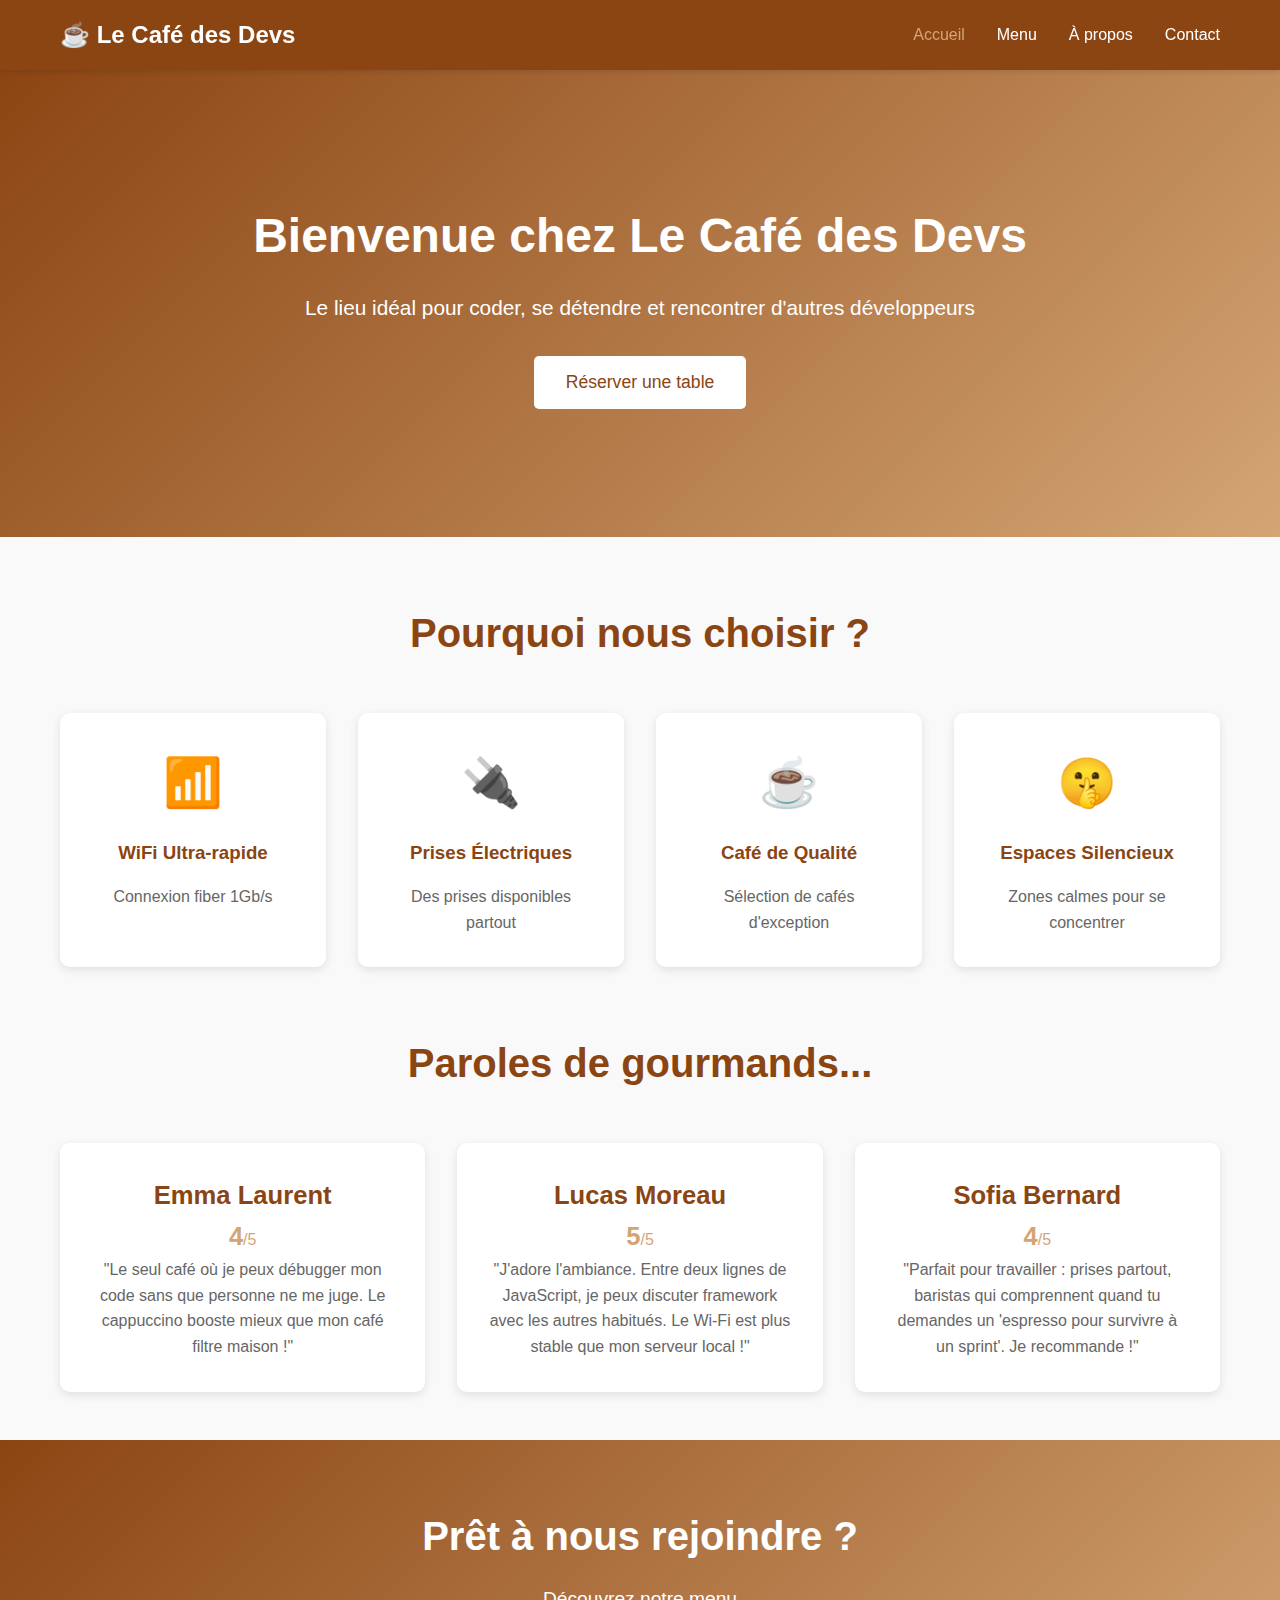
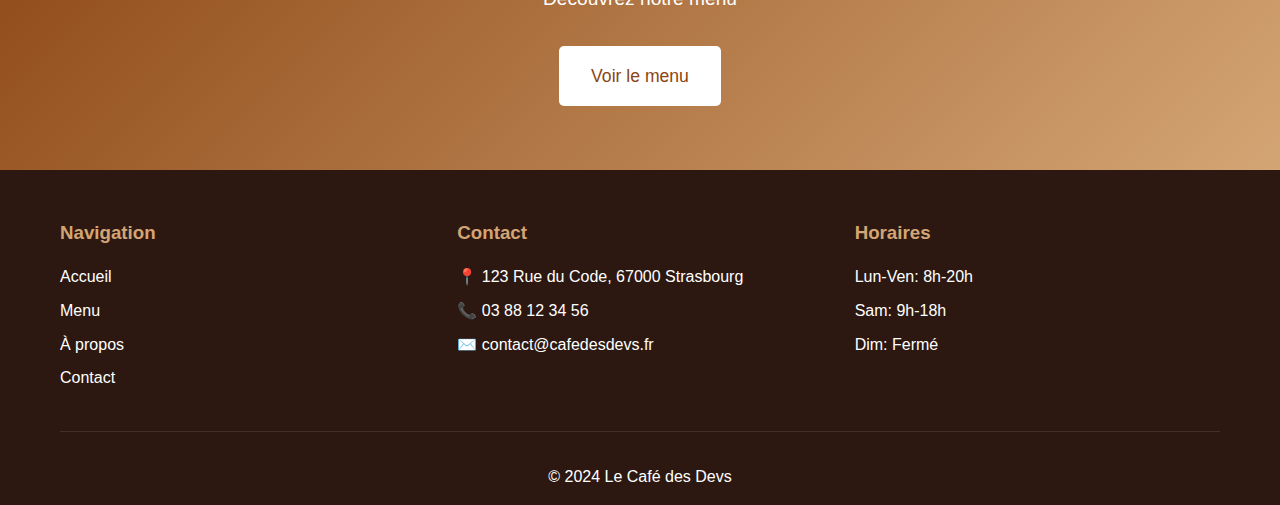
<file: index.html>
<!DOCTYPE html>
<html lang="fr">
<head>
    <meta charset="UTF-8">
    <meta name="viewport" content="width=device-width, initial-scale=1.0">
    <title>Le Café des Devs - Accueil</title>
    <link rel="stylesheet" href="styles.css">
</head>
<body>
<nav class="navbar">
    <div class="container">
        <div class="logo">☕ Le Café des Devs</div>
        <ul class="nav-links">
            <li><a href="index.html" class="active">Accueil</a></li>
            <li><a href="menu.html">Menu</a></li>
            <li><a href="about.html">À propos</a></li>
            <li><a href="contact.php">Contact</a></li>
        </ul>
    </div>
</nav>

<header class="hero">
    <div class="hero-content">
        <h1>Bienvenue chez Le Café des Devs</h1>
        <p>Le lieu idéal pour coder, se détendre et rencontrer d'autres développeurs</p>
        <!-- BUG HOTFIX #2: Bouton ne fonctionne pas - mauvais ID -->
        <button class="btn-primary" id="btn-reservation">Réserver une table</button>
    </div>
</header>

<section class="features-section">
    <div class="container">
        <h2>Pourquoi nous choisir ?</h2>
        <div class="features-grid">
            <div class="feature-card">
                <div class="feature-icon">📶</div>
                <h3>WiFi Ultra-rapide</h3>
                <p>Connexion fiber 1Gb/s</p>
            </div>
            <div class="feature-card">
                <div class="feature-icon">🔌</div>
                <h3>Prises Électriques</h3>
                <p>Des prises disponibles partout</p>
            </div>
            <div class="feature-card">
                <div class="feature-icon">☕</div>
                <h3>Café de Qualité</h3>
                <p>Sélection de cafés d'exception</p>
            </div>
            <div class="feature-card">
                <div class="feature-icon">🤫</div>
                <h3>Espaces Silencieux</h3>
                <p>Zones calmes pour se concentrer</p>
            </div>
        </div>
    </div>
</section>

<section class="testimonials-section">
    <div class="container">
        <h2>Paroles de gourmands...</h2>
        <div class="testimonials-grid">
            <div class="testimonial-item">
                <h3>Emma Laurent</h3>
                <p class="testimonial-mark"><span>4</span>/5</p>
                <p class="testimonial-content">Le seul café où je peux débugger mon code sans que personne ne me juge. Le cappuccino booste mieux que mon café filtre maison !</p>
            </div>
            <div class="testimonial-item">
                <h3>Lucas Moreau</h3>
                <p class="testimonial-mark"><span>5</span>/5</p>
                <p class="testimonial-content">J'adore l'ambiance. Entre deux lignes de JavaScript, je peux discuter framework avec les autres habitués. Le Wi-Fi est plus stable que mon serveur local !</p>
            </div>
            <div class="testimonial-item">
                <h3>Sofia Bernard</h3>
                <p class="testimonial-mark"><span>4</span>/5</p>
                <p class="testimonial-content">Parfait pour travailler : prises partout, baristas qui comprennent quand tu demandes un 'espresso pour survivre à un sprint'. Je recommande !</p>
            </div>
        </div>
    </div>
</section>

<section class="cta-section">
    <div class="container">
        <h2>Prêt à nous rejoindre ?</h2>
        <p>Découvrez notre menu</p>
        <a href="menu.html" class="btn-primary">Voir le menu</a>
    </div>
</section>

<footer class="footer">
    <div class="container">
        <div class="footer-content">
            <div class="footer-section">
                <h3>Navigation</h3>
                <ul>
                    <li><a href="index.html">Accueil</a></li>
                    <li><a href="menu.html">Menu</a></li>
                    <li><a href="about.html">À propos</a></li>
                    <li><a href="contact.html">Contact</a></li>
                </ul>
            </div>
            <div class="footer-section">
                <h3>Contact</h3>
                <p>📍 123 Rue du Code, 67000 Strasbourg</p>
                <p>📞 03 88 12 34 56</p>
                <p>✉️ contact@cafedesdevs.fr</p>
            </div>
            <div class="footer-section">
                <h3>Horaires</h3>
                <p>Lun-Ven: 8h-20h</p>
                <p>Sam: 9h-18h</p>
                <p>Dim: Fermé</p>
            </div>
        </div>
        <div class="footer-bottom">
            <p>&copy; 2024 Le Café des Devs</p>
        </div>
    </div>
</footer>

<script src="script.js"></script>
</body>
</html>
</file>
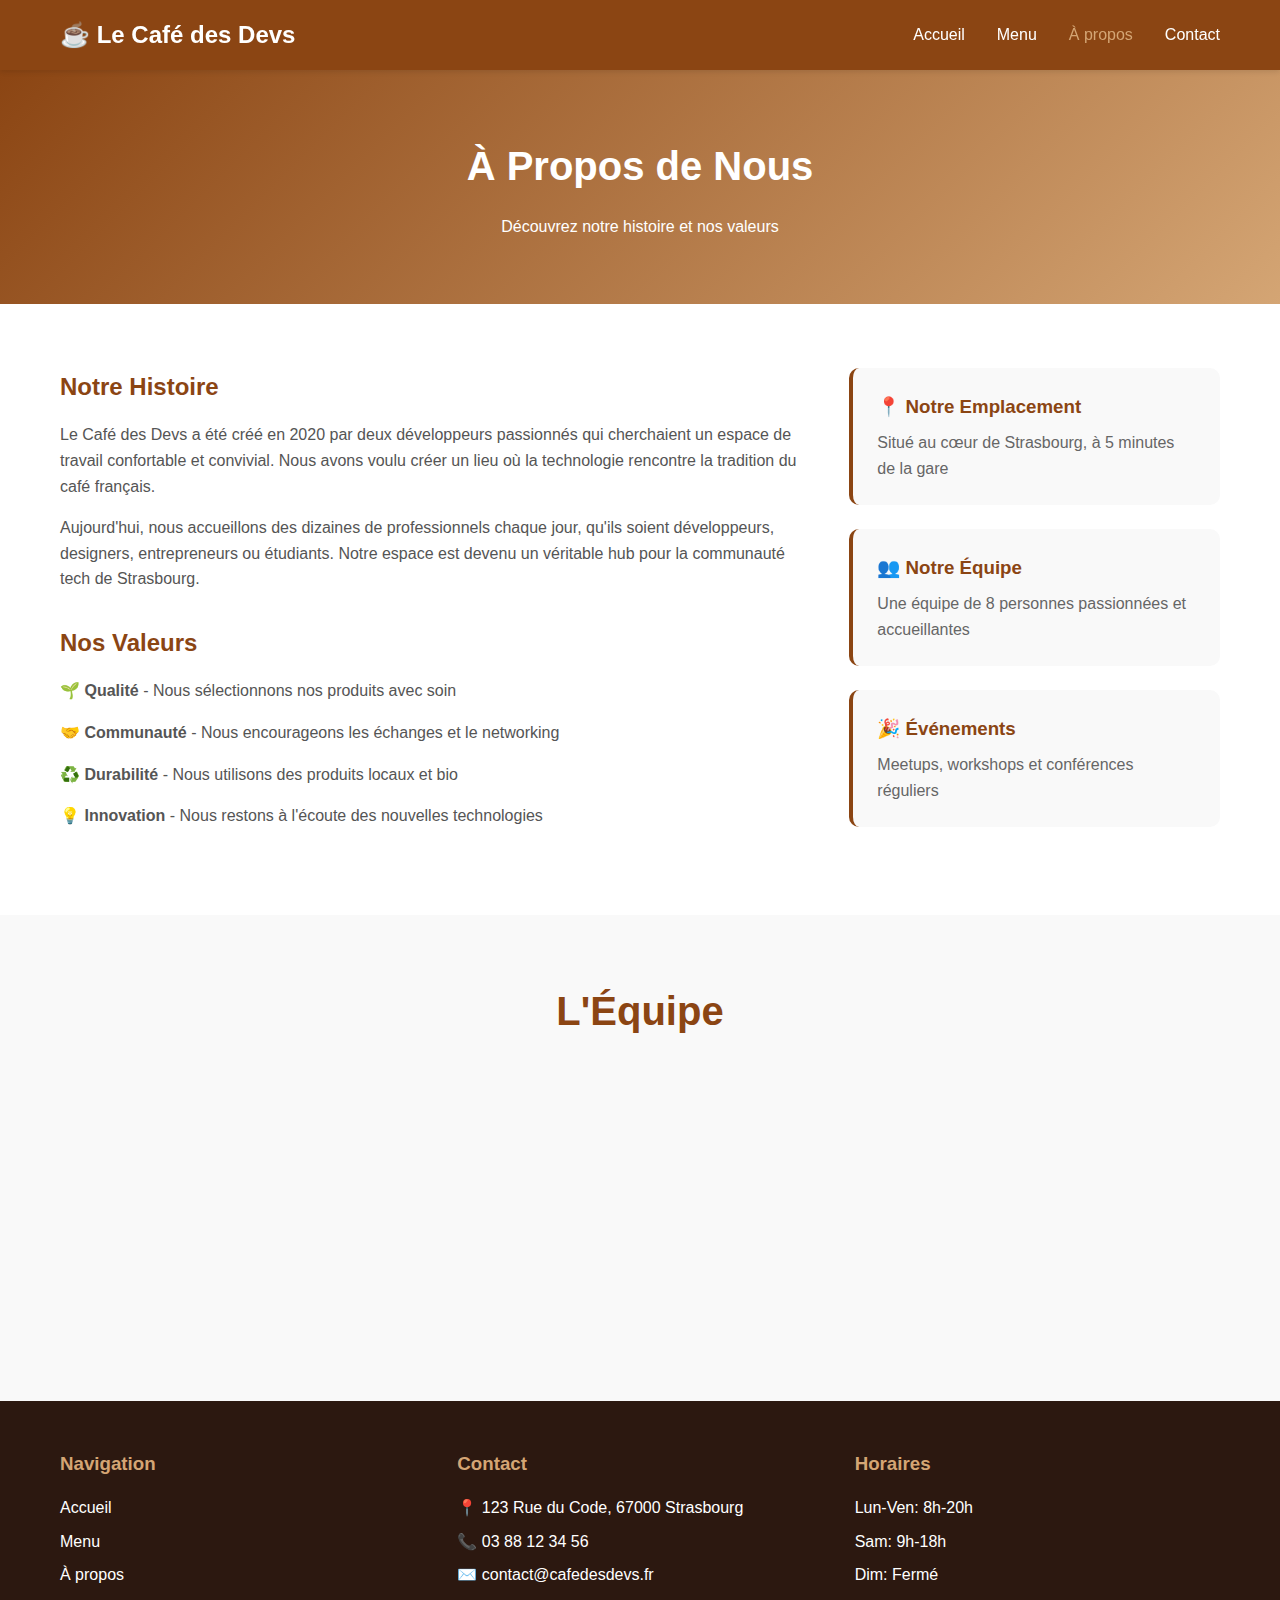
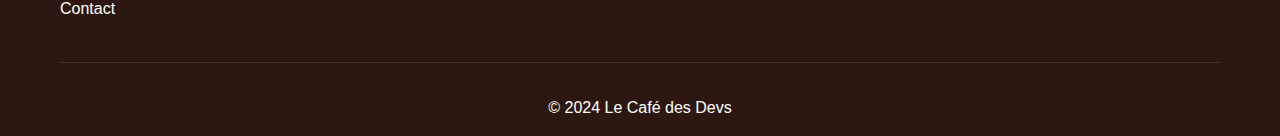
<file: about.html>
<!DOCTYPE html>
<html lang="fr">
<head>
    <meta charset="UTF-8">
    <meta name="viewport" content="width=device-width, initial-scale=1.0">
    <title>Le Café des Devs - À propos</title>
    <link rel="stylesheet" href="styles.css">
</head>
<body>
<nav class="navbar">
    <div class="container">
        <div class="logo">☕ Le Café des Devs</div>
        <ul class="nav-links">
            <li><a href="index.html">Accueil</a></li>
            <li><a href="menu.html">Menu</a></li>
            <li><a href="about.html" class="active">À propos</a></li>
            <li><a href="contact.html">Contact</a></li>
        </ul>
    </div>
</nav>

<div class="page-header">
    <div class="container">
        <h1>À Propos de Nous</h1>
        <p>Découvrez notre histoire et nos valeurs</p>
    </div>
</div>

<section class="about-section">
    <div class="container">
        <div class="about-content">
            <div class="about-text">
                <h2>Notre Histoire</h2>
                <p>Le Café des Devs a été créé en 2020 par deux développeurs passionnés qui cherchaient un espace de travail confortable et convivial. Nous avons voulu créer un lieu où la technologie rencontre la tradition du café français.</p>

                <p>Aujourd'hui, nous accueillons des dizaines de professionnels chaque jour, qu'ils soient développeurs, designers, entrepreneurs ou étudiants. Notre espace est devenu un véritable hub pour la communauté tech de Strasbourg.</p>

                <h2>Nos Valeurs</h2>
                <ul class="values-list">
                    <li>🌱 <strong>Qualité</strong> - Nous sélectionnons nos produits avec soin</li>
                    <li>🤝 <strong>Communauté</strong> - Nous encourageons les échanges et le networking</li>
                    <li>♻️ <strong>Durabilité</strong> - Nous utilisons des produits locaux et bio</li>
                    <li>💡 <strong>Innovation</strong> - Nous restons à l'écoute des nouvelles technologies</li>
                </ul>
            </div>

            <div class="about-sidebar">
                <div class="info-box">
                    <h3>📍 Notre Emplacement</h3>
                    <p>Situé au cœur de Strasbourg, à 5 minutes de la gare</p>
                </div>

                <div class="info-box">
                    <h3>👥 Notre Équipe</h3>
                    <p>Une équipe de 8 personnes passionnées et accueillantes</p>
                </div>

                <div class="info-box">
                    <h3>🎉 Événements</h3>
                    <p>Meetups, workshops et conférences réguliers</p>
                </div>
            </div>
        </div>
    </div>
</section>

<section class="team-section">
    <div class="container">
        <h2>L'Équipe</h2>
        <div class="team-grid">
            <div class="team-member">
                <div class="member-photo">👨‍💼</div>
                <h3>Pierre Martin</h3>
                <p class="member-role">Co-fondateur</p>
            </div>
            <div class="team-member">
                <div class="member-photo">👩‍💼</div>
                <h3>Sophie Dubois</h3>
                <p class="member-role">Co-fondatrice</p>
            </div>
            <div class="team-member">
                <div class="member-photo">👨‍🍳</div>
                <h3>Jean Lefebvre</h3>
                <p class="member-role">Chef Barista</p>
            </div>
            <div class="team-member">
                <div class="member-photo">👩‍💻</div>
                <h3>Marie Lambert</h3>
                <p class="member-role">Community Manager</p>
            </div>
        </div>
    </div>
</section>

<footer class="footer">
    <div class="container">
        <div class="footer-content">
            <div class="footer-section">
                <h3>Navigation</h3>
                <ul>
                    <li><a href="index.html">Accueil</a></li>
                    <li><a href="menu.html">Menu</a></li>
                    <li><a href="about.html">À propos</a></li>
                    <li><a href="contact.html">Contact</a></li>
                </ul>
            </div>
            <div class="footer-section">
                <h3>Contact</h3>
                <p>📍 123 Rue du Code, 67000 Strasbourg</p>
                <p>📞 03 88 12 34 56</p>
                <p>✉️ contact@cafedesdevs.fr</p>
            </div>
            <div class="footer-section">
                <h3>Horaires</h3>
                <p>Lun-Ven: 8h-20h</p>
                <p>Sam: 9h-18h</p>
                <p>Dim: Fermé</p>
            </div>
        </div>
        <div class="footer-bottom">
            <p>&copy; 2024 Le Café des Devs</p>
        </div>
    </div>
</footer>

<script src="script.js"></script>
</body>
</html>
</file>
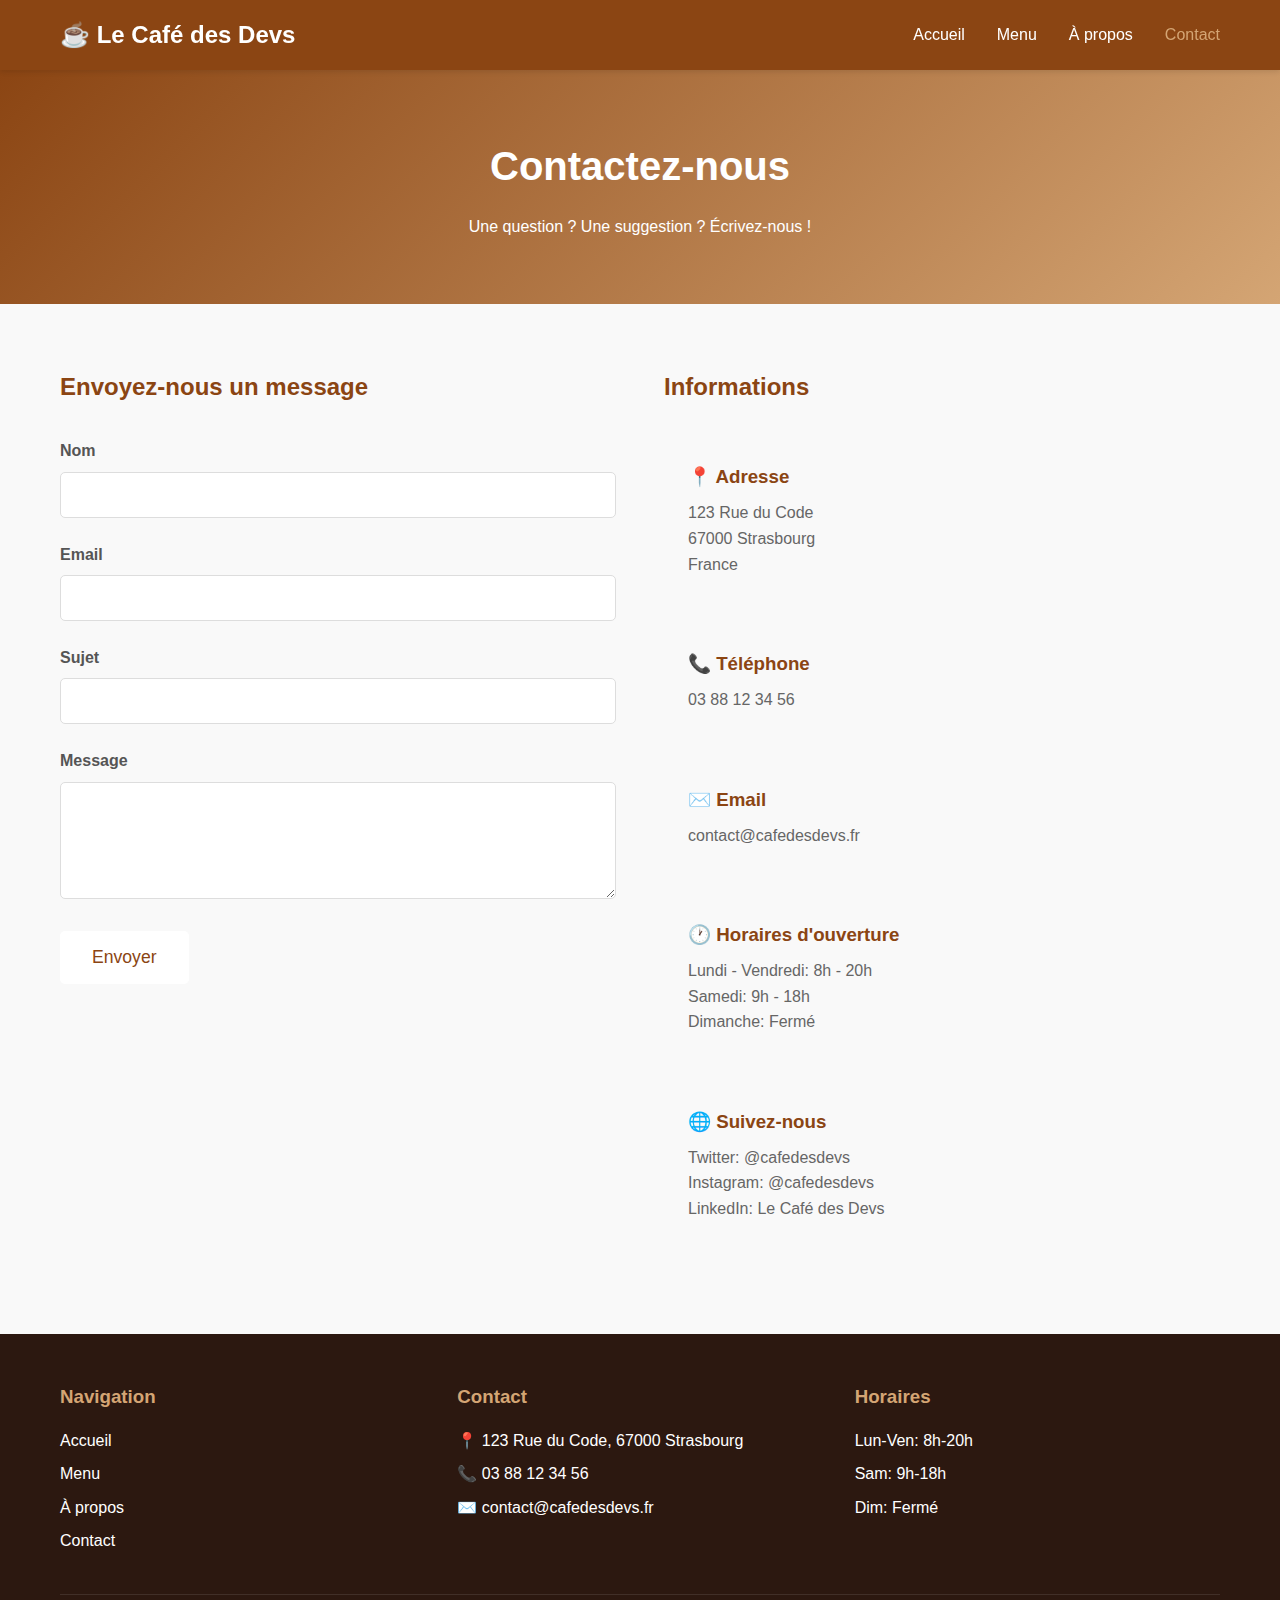
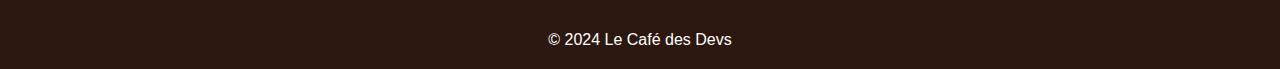
<file: contact.html>
<!DOCTYPE html>
<html lang="fr">
<head>
    <meta charset="UTF-8">
    <meta name="viewport" content="width=device-width, initial-scale=1.0">
    <title>Le Café des Devs - Contact</title>
    <link rel="stylesheet" href="styles.css">
</head>
<body>
<nav class="navbar">
    <div class="container">
        <div class="logo">☕ Le Café des Devs</div>
        <ul class="nav-links">
            <li><a href="index.html">Accueil</a></li>
            <li><a href="menu.html">Menu</a></li>
            <li><a href="about.html">À propos</a></li>
            <li><a href="contact.html" class="active">Contact</a></li>
        </ul>
    </div>
</nav>

<div class="page-header">
    <div class="container">
        <h1>Contactez-nous</h1>
        <p>Une question ? Une suggestion ? Écrivez-nous !</p>
    </div>
</div>

<section class="contact-section">
    <div class="container">
        <div class="contact-content">
            <div class="contact-form-wrapper">
                <h2>Envoyez-nous un message</h2>
                <!-- BUG HOTFIX #3: Formulaire ne se soumet pas - attribut manquant -->
                <form id="contact-form" class="contact-form">
                    <div class="form-group">
                        <label for="name">Nom</label>
                        <input type="text" id="name" name="name" required>
                    </div>

                    <div class="form-group">
                        <label for="email">Email</label>
                        <input type="email" id="email" name="email" required>
                    </div>

                    <div class="form-group">
                        <label for="subject">Sujet</label>
                        <input type="text" id="subject" name="subject" required>
                    </div>

                    <div class="form-group">
                        <label for="message">Message</label>
                        <textarea id="message" name="message" rows="5" required></textarea>
                    </div>

                    <button type="submit" class="btn-primary">Envoyer</button>
                </form>
            </div>

            <div class="contact-info">
                <h2>Informations</h2>

                <div class="info-card">
                    <h3>📍 Adresse</h3>
                    <p>123 Rue du Code<br>67000 Strasbourg<br>France</p>
                </div>

                <div class="info-card">
                    <h3>📞 Téléphone</h3>
                    <p>03 88 12 34 56</p>
                </div>

                <div class="info-card">
                    <h3>✉️ Email</h3>
                    <p>contact@cafedesdevs.fr</p>
                </div>

                <div class="info-card">
                    <h3>🕐 Horaires d'ouverture</h3>
                    <p>
                        Lundi - Vendredi: 8h - 20h<br>
                        Samedi: 9h - 18h<br>
                        Dimanche: Fermé
                    </p>
                </div>

                <div class="info-card">
                    <h3>🌐 Suivez-nous</h3>
                    <p>
                        Twitter: @cafedesdevs<br>
                        Instagram: @cafedesdevs<br>
                        LinkedIn: Le Café des Devs
                    </p>
                </div>
            </div>
        </div>
    </div>
</section>

<footer class="footer">
    <div class="container">
        <div class="footer-content">
            <div class="footer-section">
                <h3>Navigation</h3>
                <ul>
                    <li><a href="index.html">Accueil</a></li>
                    <li><a href="menu.html">Menu</a></li>
                    <li><a href="about.html">À propos</a></li>
                    <li><a href="contact.html">Contact</a></li>
                </ul>
            </div>
            <div class="footer-section">
                <h3>Contact</h3>
                <p>📍 123 Rue du Code, 67000 Strasbourg</p>
                <p>📞 03 88 12 34 56</p>
                <p>✉️ contact@cafedesdevs.fr</p>
            </div>
            <div class="footer-section">
                <h3>Horaires</h3>
                <p>Lun-Ven: 8h-20h</p>
                <p>Sam: 9h-18h</p>
                <p>Dim: Fermé</p>
            </div>
        </div>
        <div class="footer-bottom">
            <p>&copy; 2024 Le Café des Devs</p>
        </div>
    </div>
</footer>

<script src="script.js"></script>
</body>
</html>
</file>
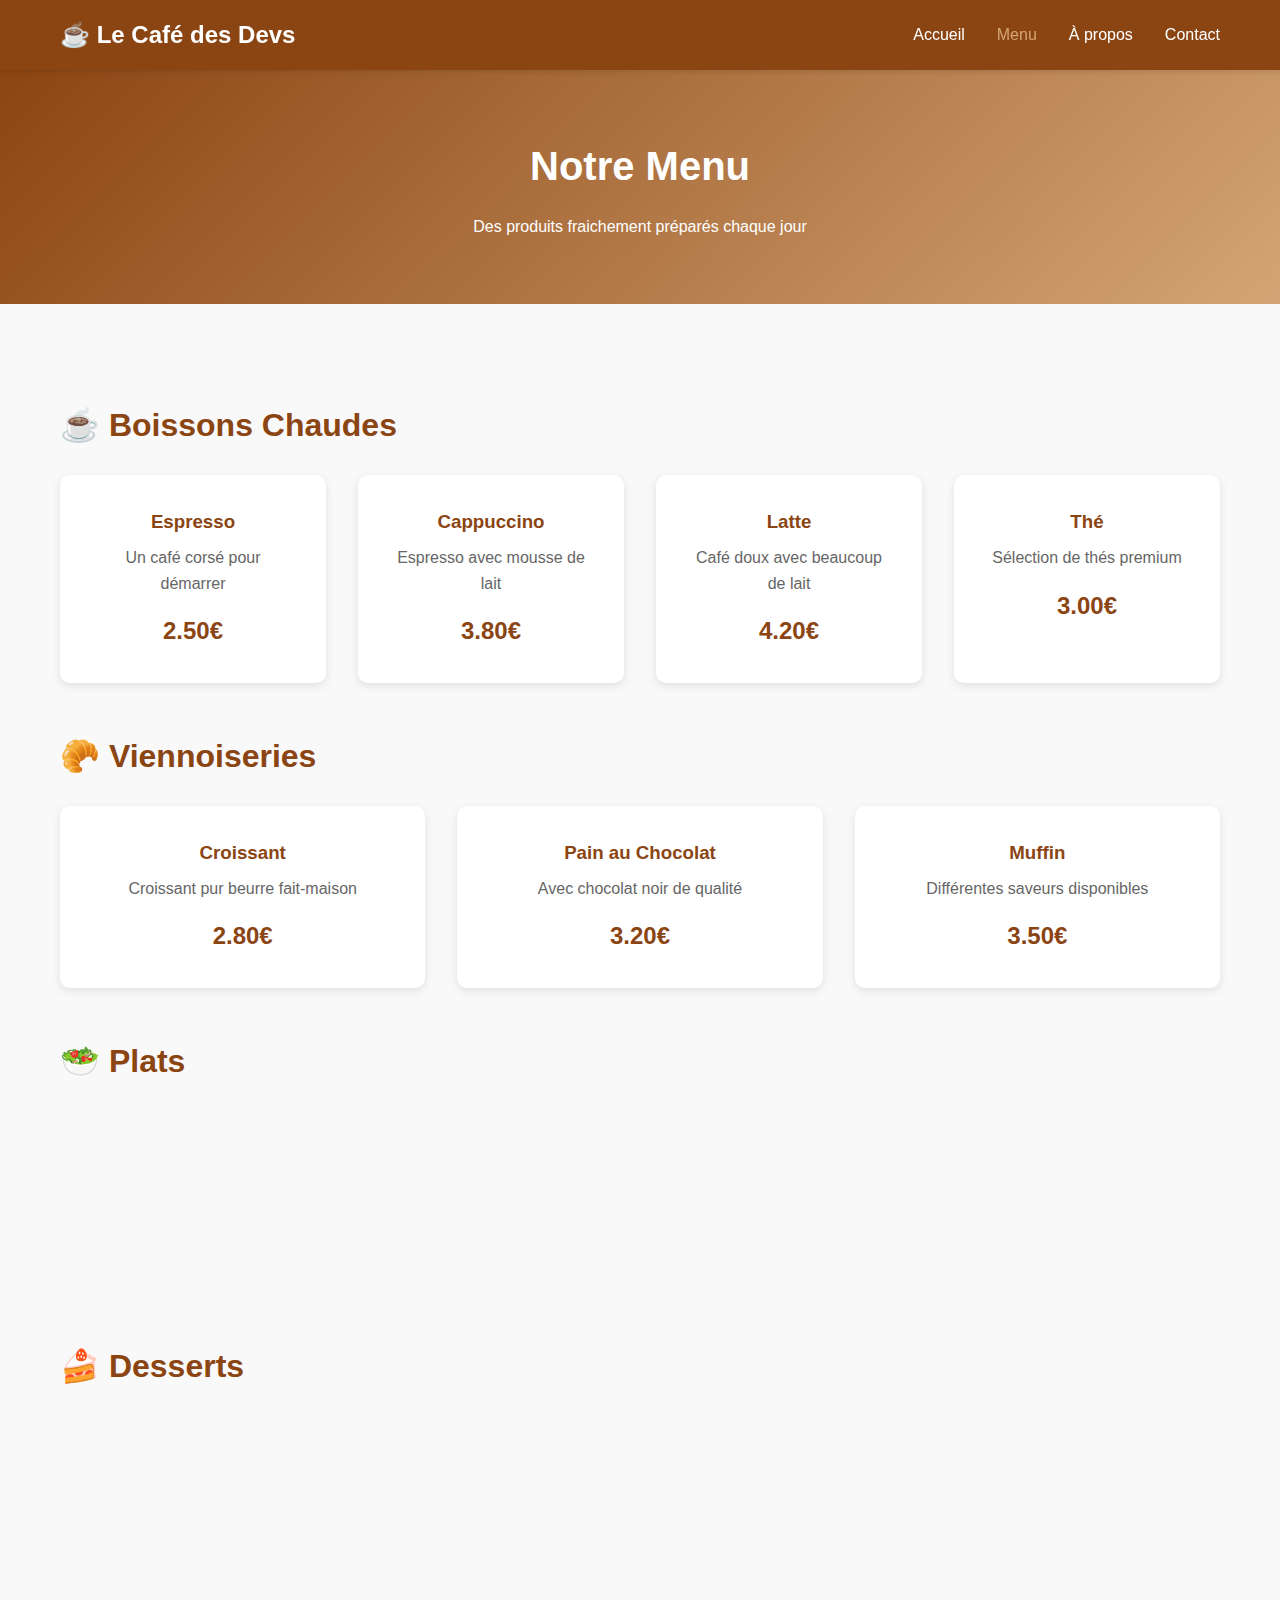
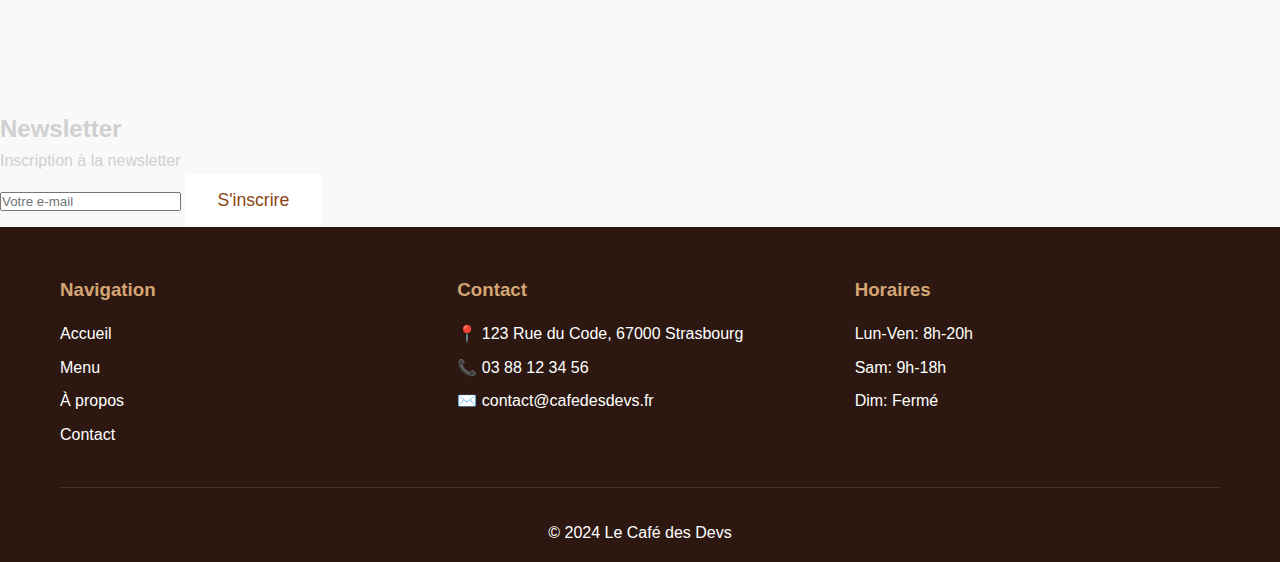
<file: menu.html>
<!DOCTYPE html>
<html lang="fr">
<head>
    <meta charset="UTF-8">
    <meta name="viewport" content="width=device-width, initial-scale=1.0">
    <title>Le Café des Devs - Menu</title>
    <link rel="stylesheet" href="styles.css">
</head>
<body>
<nav class="navbar">
    <div class="container">
        <div class="logo">☕ Le Café des Devs</div>
        <ul class="nav-links">
            <li><a href="index.html">Accueil</a></li>
            <li><a href="menu.html" class="active">Menu</a></li>
            <li><a href="about.html">À propos</a></li>
            <li><a href="contact.html">Contact</a></li>
        </ul>
    </div>
</nav>

<div class="page-header">
    <div class="container">
        <h1>Notre Menu</h1>
        <!-- BUG FIX #6: Faute "fraichement" -->
        <p>Des produits fraichement préparés chaque jour</p>
    </div>
</div>

<section class="menu-section">
    <div class="container">
        <h2>☕ Boissons Chaudes</h2>
        <div class="menu-grid">
            <div class="menu-card">
                <h3>Espresso</h3>
                <p>Un café corsé pour démarrer</p>
                <span class="price">2.50€</span>
            </div>
            <div class="menu-card">
                <h3>Cappuccino</h3>
                <p>Espresso avec mousse de lait</p>
                <span class="price">3.80€</span>
            </div>
            <div class="menu-card">
                <h3>Latte</h3>
                <p>Café doux avec beaucoup de lait</p>
                <span class="price">4.20€</span>
            </div>
            <div class="menu-card">
                <h3>Thé</h3>
                <p>Sélection de thés premium</p>
                <span class="price">3.00€</span>
            </div>
        </div>

        <h2>🥐 Viennoiseries</h2>
        <div class="menu-grid">
            <div class="menu-card">
                <h3>Croissant</h3>
                <!-- BUG FIX #6: Faute "fait-maison" avec tiret -->
                <p>Croissant pur beurre fait-maison</p>
                <span class="price">2.80€</span>
            </div>
            <div class="menu-card">
                <h3>Pain au Chocolat</h3>
                <p>Avec chocolat noir de qualité</p>
                <span class="price">3.20€</span>
            </div>
            <div class="menu-card">
                <h3>Muffin</h3>
                <p>Différentes saveurs disponibles</p>
                <span class="price">3.50€</span>
            </div>
        </div>

        <h2>🥗 Plats</h2>
        <div class="menu-grid">
            <div class="menu-card">
                <h3>Salade César</h3>
                <p>Poulet, parmesan, croûtons</p>
                <span class="price">9.90€</span>
            </div>
            <div class="menu-card">
                <h3>Sandwich Club</h3>
                <p>Poulet, bacon, tomate, salade</p>
                <span class="price">8.50€</span>
            </div>
            <div class="menu-card">
                <h3>Quiche Lorraine</h3>
                <p>Servie avec salade verte</p>
                <span class="price">7.90€</span>
            </div>
        </div>

        <!-- FEATURE #4: Section desserts -->

        <h2>🍰 Desserts</h2>
        <div class="menu-grid">
            <div class="menu-card">
                <h3>Eclair chocolat</h3>
                <p>Un dessert 100% cacao</p>
                <span class="price">4.90€</span>
            </div>
            <div class="menu-card">
                <h3>Crème brûlée</h3>
                <p>Vanille intense et caramel craquant</p>
                <span class="price">5.50€</span>
            </div>
            <div class="menu-card">
                <h3>Tartelette citron meringuée</h3>
                <p>Servie avec coulis de fruits rouges</p>
                <span class="price">5.90€</span>
            </div>
        </div>
    </div>
</section>

<!-- FEATURE #5: Section newsletter -->

<section class="newsletter-section">
    <h2>Newsletter</h2>
    <form action="submit">
        <label for="email">Inscription à la newsletter</label><br>
        <input 
            type="email" 
            id="email" 
            name="email" 
            placeholder="Votre e-mail" 
            required
            class="input-newsletter"
        >
        <button type="submit" class="btn-primary">S'inscrire</button>
    </form>
</section>

<footer class="footer">
    <div class="container">
        <div class="footer-content">
            <div class="footer-section">
                <h3>Navigation</h3>
                <ul>
                    <li><a href="index.html">Accueil</a></li>
                    <li><a href="menu.html">Menu</a></li>
                    <li><a href="about.html">À propos</a></li>
                    <li><a href="contact.html">Contact</a></li>
                </ul>
            </div>
            <div class="footer-section">
                <h3>Contact</h3>
                <p>📍 123 Rue du Code, 67000 Strasbourg</p>
                <p>📞 03 88 12 34 56</p>
                <p>✉️ contact@cafedesdevs.fr</p>
            </div>
            <div class="footer-section">
                <h3>Horaires</h3>
                <p>Lun-Ven: 8h-20h</p>
                <p>Sam: 9h-18h</p>
                <p>Dim: Fermé</p>
            </div>
        </div>
        <div class="footer-bottom">
            <p>&copy; 2024 Le Café des Devs</p>
        </div>
    </div>
</footer>

<script src="script.js"></script>
</body>
</html>
</file>
<file: styles.css>
/* Reset */
* {
    margin: 0;
    padding: 0;
    box-sizing: border-box;
}

:root {
    --primary-color: #8b4513;
    --secondary-color: #d4a574;
    /* BUG FIX #8: Mauvais contraste - texte trop clair */
    --text-color: #d0d0d0;
    --bg-color: #f9f9f9;
    --card-bg: #ffffff;
    --footer-bg: #2c1810;
}

body {
    font-family: 'Segoe UI', Tahoma, Geneva, Verdana, sans-serif;
    color: var(--text-color);
    line-height: 1.6;
    background-color: var(--bg-color);
}

.container {
    max-width: 1200px;
    margin: 0 auto;
    padding: 0 20px;
}

/* Navigation */
.navbar {
    background-color: var(--primary-color);
    padding: 1rem 0;
    position: sticky;
    top: 0;
    z-index: 100;
    box-shadow: 0 2px 5px rgba(0,0,0,0.1);
}

.navbar .container {
    display: flex;
    justify-content: space-between;
    align-items: center;
}

.logo {
    font-size: 1.5rem;
    font-weight: bold;
    color: white;
}

.nav-links {
    display: flex;
    list-style: none;
    gap: 2rem;
}

.nav-links a {
    color: white;
    text-decoration: none;
    transition: color 0.3s;
}

.nav-links a:hover,
.nav-links a.active {
    color: var(--secondary-color);
}

/* BUG FIX #7: Menu navigation pas responsive */

/* Hero */
.hero {
    background: linear-gradient(135deg, var(--primary-color), var(--secondary-color));
    color: white;
    padding: 8rem 2rem;
    text-align: center;
}

.hero-content h1 {
    font-size: 3rem;
    margin-bottom: 1rem;
}

.hero-content p {
    font-size: 1.3rem;
    margin-bottom: 2rem;
}

/* Page Header */
.page-header {
    background: linear-gradient(135deg, var(--primary-color), var(--secondary-color));
    color: white;
    padding: 4rem 2rem;
    text-align: center;
}

.page-header h1 {
    font-size: 2.5rem;
    margin-bottom: 1rem;
}

/* Buttons */
.btn-primary {
    background-color: white;
    color: var(--primary-color);
    border: none;
    padding: 1rem 2rem;
    font-size: 1.1rem;
    border-radius: 5px;
    cursor: pointer;
    text-decoration: none;
    display: inline-block;
    transition: transform 0.3s, box-shadow 0.3s;
}

.btn-primary:hover {
    transform: translateY(-2px);
    box-shadow: 0 5px 15px rgba(0,0,0,0.3);
}

/* Features Section */
.features-section {
    padding: 4rem 0;
}

.features-section h2 {
    text-align: center;
    font-size: 2.5rem;
    margin-bottom: 3rem;
    color: var(--primary-color);
}

.features-grid {
    display: grid;
    grid-template-columns: repeat(auto-fit, minmax(250px, 1fr));
    gap: 2rem;
}

.feature-card {
    background-color: var(--card-bg);
    padding: 2rem;
    border-radius: 10px;
    box-shadow: 0 3px 10px rgba(0,0,0,0.1);
    text-align: center;
    transition: transform 0.3s;
}

.feature-card:hover {
    transform: translateY(-5px);
}

.feature-icon {
    font-size: 3rem;
    margin-bottom: 1rem;
}

.feature-card h3 {
    color: var(--primary-color);
    margin-bottom: 1rem;
}

.feature-card p {
    color: #666;
}

/* Testimonials Section */
.testimonials-section h2 {
    text-align: center;
    font-size: 2.5rem;
    margin-bottom: 3rem;
    color: var(--primary-color);
}
.testimonials-grid {
    display: grid;
    grid-template-columns: repeat(auto-fit, minmax(250px, 1fr));
    gap: 2rem;
    margin-bottom: 3rem;
}
.testimonial-item {
    background-color: var(--card-bg);
    padding: 2rem;
    border-radius: 10px;
    box-shadow: 0 3px 10px rgba(0,0,0,0.1);
    text-align: center;
    transition: transform 0.3s;
}
.testimonial-item h3 {
    font-size: 1.6rem;
    color: var(--primary-color);
}
.testimonial-mark {
    font-size: 1rem;
    color: var(--secondary-color);
}
.testimonial-mark span {
    font-size: 1.6rem;
    font-weight: bold;
}
.testimonial-item .testimonial-content {
    color: #666;
}
.testimonial-item .testimonial-content::before,
.testimonial-item .testimonial-content::after {
    content: "\"";
}

/* Menu Section */
.menu-section {
    padding: 4rem 0;
}

.menu-section h2 {
    font-size: 2rem;
    margin: 2rem 0 1.5rem 0;
    color: var(--primary-color);
}

.menu-grid {
    display: grid;
    grid-template-columns: repeat(auto-fit, minmax(250px, 1fr));
    gap: 2rem;
    margin-bottom: 3rem;
}

.menu-card {
    background-color: var(--card-bg);
    padding: 2rem;
    border-radius: 10px;
    box-shadow: 0 3px 10px rgba(0,0,0,0.1);
    text-align: center;
    transition: transform 0.3s;
}

.menu-card:hover {
    transform: translateY(-5px);
}

.menu-card h3 {
    color: var(--primary-color);
    margin-bottom: 0.5rem;
}

.menu-card p {
    color: #666;
    margin-bottom: 1rem;
}

.price {
    display: block;
    font-size: 1.5rem;
    font-weight: bold;
    color: var(--primary-color);
}

/* About Section */
.about-section {
    padding: 4rem 0;
    background-color: white;
}

.about-content {
    display: grid;
    grid-template-columns: 2fr 1fr;
    gap: 3rem;
}

.about-text h2 {
    color: var(--primary-color);
    margin-bottom: 1rem;
    margin-top: 2rem;
}

.about-text h2:first-child {
    margin-top: 0;
}

.about-text p {
    margin-bottom: 1rem;
    color: #555;
}

.values-list {
    list-style: none;
    margin-top: 1rem;
}

.values-list li {
    margin-bottom: 1rem;
    color: #555;
}

.about-sidebar .info-box {
    background-color: var(--bg-color);
    padding: 1.5rem;
    border-radius: 10px;
    margin-bottom: 1.5rem;
    border-left: 4px solid var(--primary-color);
}

.info-box h3 {
    color: var(--primary-color);
    margin-bottom: 0.5rem;
}

.info-box p {
    color: #666;
}

/* BUG FIX #7: About content pas responsive */

/* Team Section */
.team-section {
    padding: 4rem 0;
}

.team-section h2 {
    text-align: center;
    font-size: 2.5rem;
    margin-bottom: 3rem;
    color: var(--primary-color);
}

.team-grid {
    display: grid;
    grid-template-columns: repeat(auto-fit, minmax(200px, 1fr));
    gap: 2rem;
}

.team-member {
    text-align: center;
    padding: 2rem;
    background-color: white;
    border-radius: 10px;
    box-shadow: 0 3px 10px rgba(0,0,0,0.1);
}

.member-photo {
    font-size: 4rem;
    margin-bottom: 1rem;
}

.team-member h3 {
    color: var(--primary-color);
    margin-bottom: 0.5rem;
}

.member-role {
    color: #666;
    font-style: italic;
}

/* Contact Section */
.contact-section {
    padding: 4rem 0;
}

.contact-content {
    display: grid;
    grid-template-columns: 1fr 1fr;
    gap: 3rem;
}

.contact-form-wrapper h2,
.contact-info h2 {
    color: var(--primary-color);
    margin-bottom: 2rem;
}

.contact-form .form-group {
    margin-bottom: 1.5rem;
}

.contact-form label {
    display: block;
    margin-bottom: 0.5rem;
    color: #555;
    font-weight: bold;
}

.contact-form input,
.contact-form textarea {
    width: 100%;
    padding: 0.8rem;
    border: 1px solid #ddd;
    border-radius: 5px;
    font-size: 1rem;
    font-family: inherit;
}

.contact-form input:focus,
.contact-form textarea:focus {
    outline: none;
    border-color: var(--primary-color);
}

.info-card {
    background-color: var(--bg-color);
    padding: 1.5rem;
    border-radius: 10px;
    margin-bottom: 1.5rem;
}

.info-card h3 {
    color: var(--primary-color);
    margin-bottom: 0.5rem;
}

.info-card p {
    color: #666;
}

/* BUG FIX #7: Contact content pas responsive */

/* CTA Section */
.cta-section {
    background: linear-gradient(135deg, var(--primary-color), var(--secondary-color));
    color: white;
    padding: 4rem 2rem;
    text-align: center;
}

.cta-section h2 {
    font-size: 2.5rem;
    margin-bottom: 1rem;
}

.cta-section p {
    font-size: 1.2rem;
    margin-bottom: 2rem;
}

/* Footer */
.footer {
    background-color: var(--footer-bg);
    color: white;
    padding: 3rem 0 1rem;
}

.footer-content {
    display: grid;
    grid-template-columns: repeat(3, 1fr);
    gap: 2rem;
    margin-bottom: 2rem;
}

.footer-section h3 {
    margin-bottom: 1rem;
    color: var(--secondary-color);
}

.footer-section ul {
    list-style: none;
}

.footer-section ul li {
    margin-bottom: 0.5rem;
}

.footer-section a {
    color: white;
    text-decoration: none;
    transition: color 0.3s;
}

.footer-section a:hover {
    color: var(--secondary-color);
}

.footer-section p {
    margin-bottom: 0.5rem;
}

.footer-bottom {
    text-align: center;
    padding-top: 2rem;
    border-top: 1px solid rgba(255,255,255,0.1);
}

/* BUG FIX #7: Footer pas responsive */

/* Media Queries partielles */
@media (max-width: 768px) {
    .hero-content h1 {
        font-size: 2rem;
    }

    /* Manque: nav, about, contact, footer en responsive */
}
</file>
